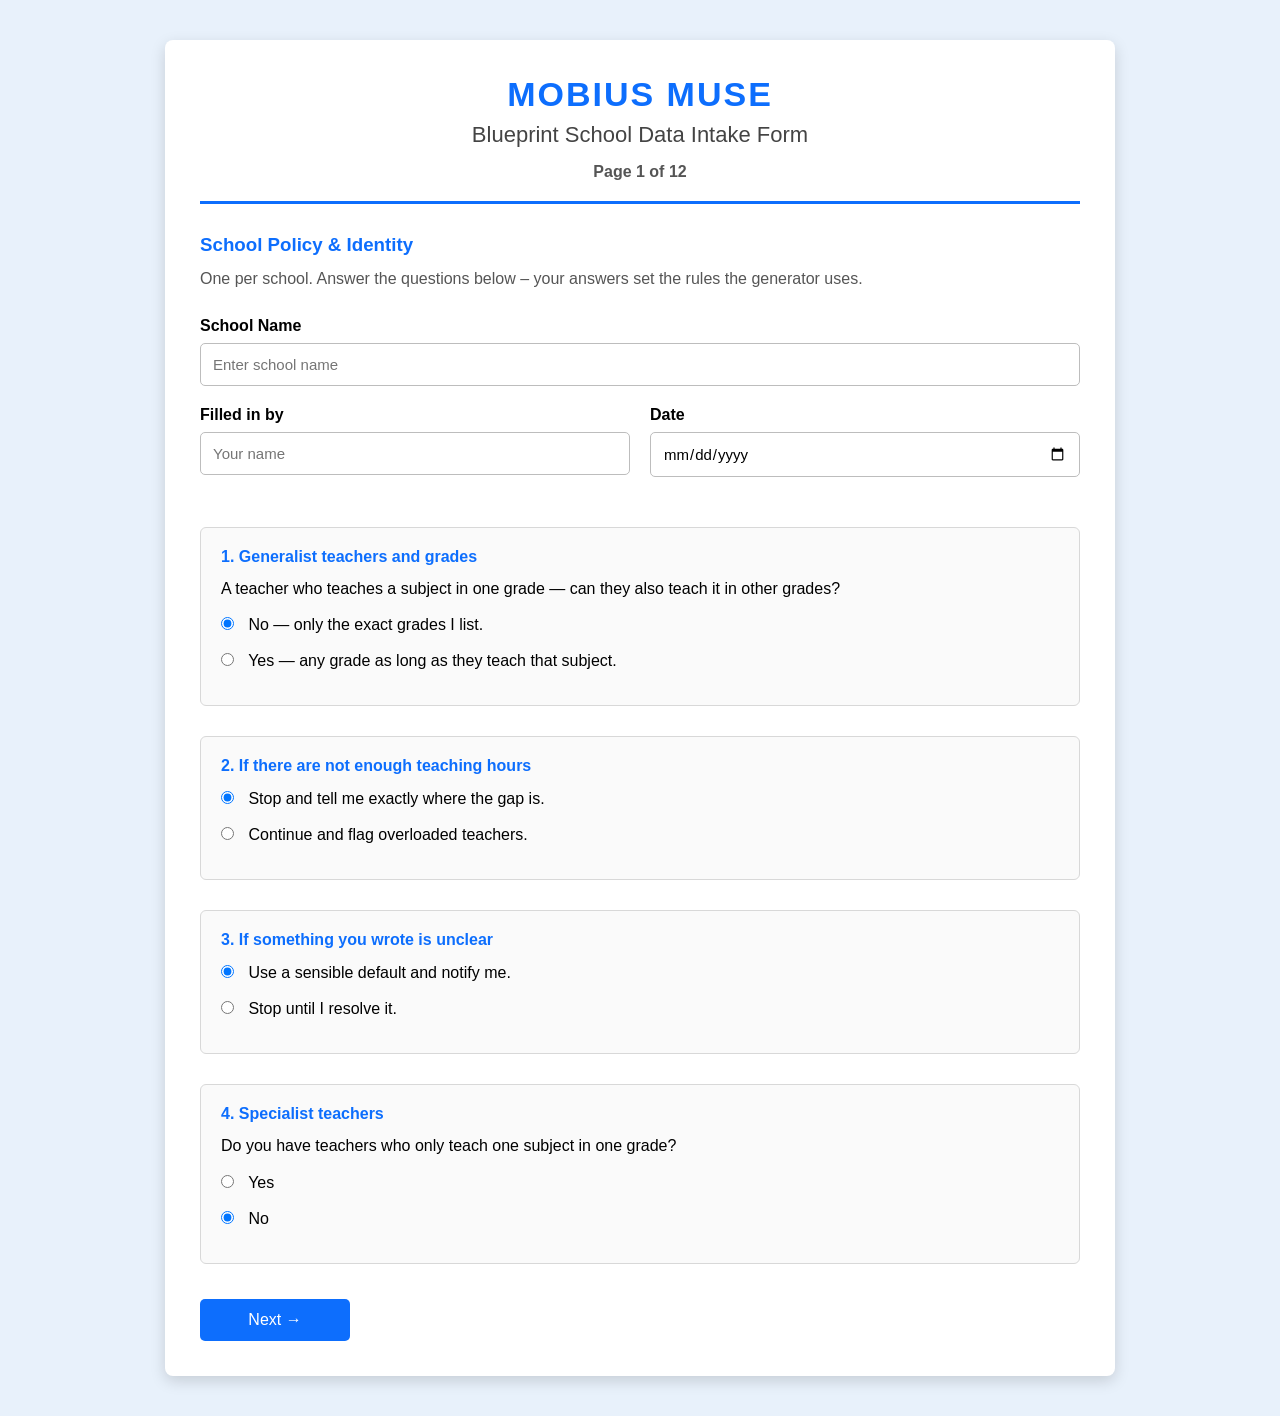
<file: index.html>
<!DOCTYPE html>
<html lang="en">
<head>
    <meta charset="UTF-8">
    <meta name="viewport" content="width=device-width, initial-scale=1.0">

    <title>MOBIUS MUSE | School Policy & Identity</title>

    <link rel="stylesheet" href="style.css">
</head>
<body>

<div class="container">

    <header>

        <h1>MOBIUS MUSE</h1>

        <h2>Blueprint School Data Intake Form</h2>

        <div class="page-number">
            Page 1 of 12
        </div>

    </header>

    <section class="section-title">
        <h3>School Policy & Identity</h3>
        <p>
            One per school. Answer the questions below – your answers set
            the rules the generator uses.
        </p>
    </section>

    <form id="pageOneForm">

        <!-- School Name -->

        <div class="form-group">

            <label>School Name</label>

            <input
                type="text"
                id="schoolName"
                placeholder="Enter school name"
                required>

        </div>

        <!-- Filled By -->

        <div class="row">

            <div class="form-group">

                <label>Filled in by</label>

                <input
                    type="text"
                    id="filledBy"
                    placeholder="Your name">

            </div>

            <div class="form-group">

                <label>Date</label>

                <input
                    type="date"
                    id="date">

            </div>

        </div>

        <!-- Question 1 -->

        <div class="question">

            <h4>
                1. Generalist teachers and grades
            </h4>

            <p>
                A teacher who teaches a subject in one grade —
                can they also teach it in other grades?
            </p>

            <label>
                <input
                    type="radio"
                    name="gradeScope"
                    value="explicit_only"
                    checked>

                No — only the exact grades I list.
            </label>

            <label>
                <input
                    type="radio"
                    name="gradeScope"
                    value="any_grade">

                Yes — any grade as long as they teach that subject.
            </label>

        </div>

        <!-- Question 2 -->

        <div class="question">

            <h4>
                2. If there are not enough teaching hours
            </h4>

            <label>

                <input
                    type="radio"
                    name="overload"
                    value="block"
                    checked>

                Stop and tell me exactly where the gap is.

            </label>

            <label>

                <input
                    type="radio"
                    name="overload"
                    value="allow">

                Continue and flag overloaded teachers.

            </label>

        </div>

        <!-- Question 3 -->

        <div class="question">

            <h4>
                3. If something you wrote is unclear
            </h4>

            <label>

                <input
                    type="radio"
                    name="ambiguous"
                    value="warn"
                    checked>

                Use a sensible default and notify me.

            </label>

            <label>

                <input
                    type="radio"
                    name="ambiguous"
                    value="stop">

                Stop until I resolve it.

            </label>

        </div>

        <!-- Question 4 -->

        <div class="question">

            <h4>
                4. Specialist teachers
            </h4>

            <p>
                Do you have teachers who only teach one subject
                in one grade?
            </p>

            <label>

                <input
                    type="radio"
                    name="specialist"
                    value="yes">

                Yes

            </label>

            <label>

                <input
                    type="radio"
                    name="specialist"
                    value="no"
                    checked>

                No

            </label>

        </div>

        <!-- Buttons -->

        <div class="buttons">

            <button
                type="button"
                id="nextBtn">

                Next →

            </button>

        </div>

    </form>

</div>

<script src="script.js"></script>

</body>
</html>
</file>
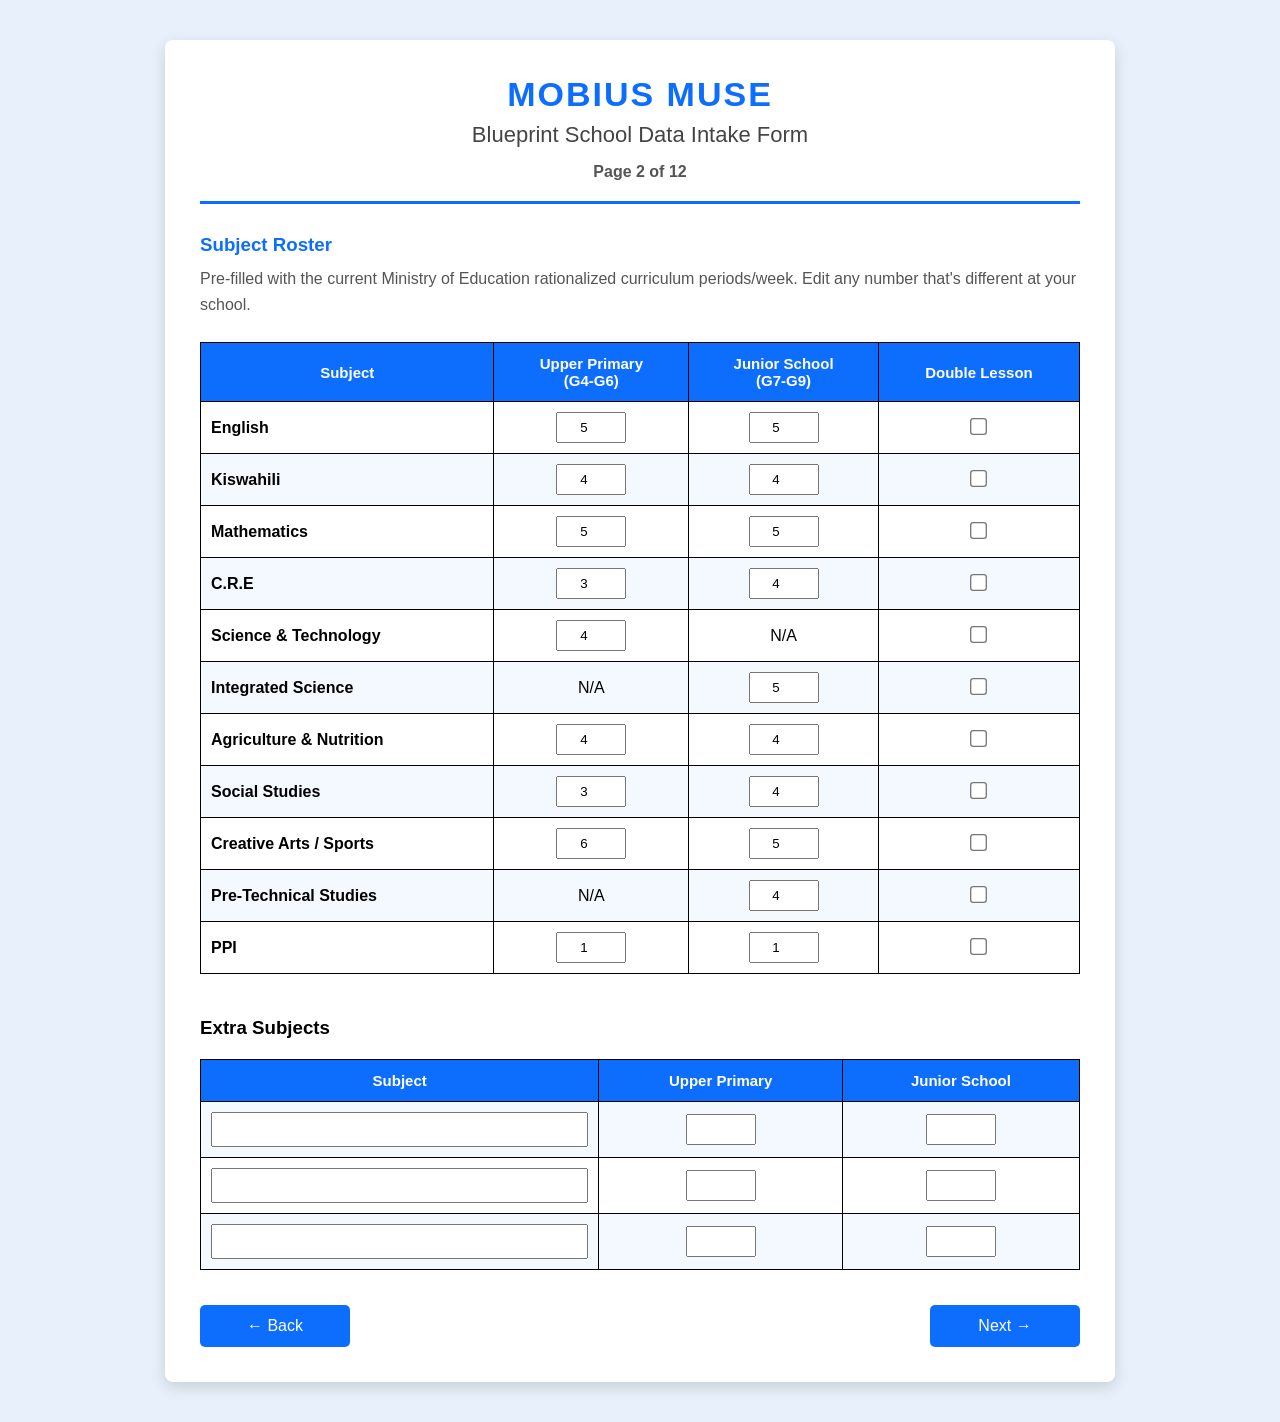
<file: page2.html>
<!DOCTYPE html>
<html lang="en">
<head>
    <meta charset="UTF-8">
    <meta name="viewport" content="width=device-width, initial-scale=1.0">
    <title>Subject Roster</title>

    <link rel="stylesheet" href="style.css">
</head>
<body>

<div class="container">

<header>

    <h1>MOBIUS MUSE</h1>

    <h2>Blueprint School Data Intake Form</h2>

    <div class="page-number">
        Page 2 of 12
    </div>

</header>

<section class="section-title">

<h3>Subject Roster</h3>

<p>
Pre-filled with the current Ministry of Education
rationalized curriculum periods/week.
Edit any number that's different at your school.
</p>

</section>

<form id="pageTwoForm">

<table class="subject-table">

<thead>

<tr>

<th>Subject</th>

<th>Upper Primary<br>(G4-G6)</th>

<th>Junior School<br>(G7-G9)</th>

<th>Double Lesson</th>

</tr>

</thead>

<tbody>

<tr>
<td>English</td>
<td><input type="number" id="engUp" value="5"></td>
<td><input type="number" id="engJs" value="5"></td>
<td><input type="checkbox" id="engDouble"></td>
</tr>

<tr>
<td>Kiswahili</td>
<td><input type="number" id="kisUp" value="4"></td>
<td><input type="number" id="kisJs" value="4"></td>
<td><input type="checkbox" id="kisDouble"></td>
</tr>

<tr>
<td>Mathematics</td>
<td><input type="number" id="mathUp" value="5"></td>
<td><input type="number" id="mathJs" value="5"></td>
<td><input type="checkbox" id="mathDouble"></td>
</tr>

<tr>
<td>C.R.E</td>
<td><input type="number" id="creUp" value="3"></td>
<td><input type="number" id="creJs" value="4"></td>
<td><input type="checkbox" id="creDouble"></td>
</tr>

<tr>
<td>Science & Technology</td>
<td><input type="number" id="sciUp" value="4"></td>
<td>N/A</td>
<td><input type="checkbox" id="sciDouble"></td>
</tr>

<tr>
<td>Integrated Science</td>
<td>N/A</td>
<td><input type="number" id="intSciJs" value="5"></td>
<td><input type="checkbox" id="intDouble"></td>
</tr>

<tr>
<td>Agriculture & Nutrition</td>
<td><input type="number" id="agrUp" value="4"></td>
<td><input type="number" id="agrJs" value="4"></td>
<td><input type="checkbox" id="agrDouble"></td>
</tr>

<tr>
<td>Social Studies</td>
<td><input type="number" id="sstUp" value="3"></td>
<td><input type="number" id="sstJs" value="4"></td>
<td><input type="checkbox" id="sstDouble"></td>
</tr>

<tr>
<td>Creative Arts / Sports</td>
<td><input type="number" id="casUp" value="6"></td>
<td><input type="number" id="casJs" value="5"></td>
<td><input type="checkbox" id="casDouble"></td>
</tr>

<tr>
<td>Pre-Technical Studies</td>
<td>N/A</td>
<td><input type="number" id="preJs" value="4"></td>
<td><input type="checkbox" id="preDouble"></td>
</tr>

<tr>
<td>PPI</td>
<td><input type="number" id="ppiUp" value="1"></td>
<td><input type="number" id="ppiJs" value="1"></td>
<td><input type="checkbox" id="ppiDouble"></td>
</tr>

</tbody>

</table>

<br>

<h3>Extra Subjects</h3>

<table class="subject-table">

<tr>

<th>Subject</th>

<th>Upper Primary</th>

<th>Junior School</th>

</tr>

<tr>

<td><input type="text" id="extra1"></td>

<td><input type="number" id="extra1Up"></td>

<td><input type="number" id="extra1Js"></td>

</tr>

<tr>

<td><input type="text" id="extra2"></td>

<td><input type="number" id="extra2Up"></td>

<td><input type="number" id="extra2Js"></td>

</tr>

<tr>

<td><input type="text" id="extra3"></td>

<td><input type="number" id="extra3Up"></td>

<td><input type="number" id="extra3Js"></td>

</tr>

</table>

<div class="buttons">

<button type="button" id="backBtn">

← Back

</button>

<button type="button" id="nextPage2">

Next →

</button>

</div>

</form>

</div>

<script src="script.js"></script>

</body>
  </html>
</file>
<file: style.css>
/* ==========================
   GENERAL
========================== */

*{
    margin:0;
    padding:0;
    box-sizing:border-box;
    font-family:Arial, Helvetica, sans-serif;
}

body{
    background:#e8f1fb;
    padding:40px 15px;
}

.container{

    max-width:950px;

    margin:auto;

    background:#fff;

    padding:35px;

    border-radius:8px;

    box-shadow:0 5px 15px rgba(0,0,0,.15);

}

/* ==========================
   HEADER
========================== */

header{

    text-align:center;

    border-bottom:3px solid #0d6efd;

    padding-bottom:20px;

    margin-bottom:30px;

}

header h1{

    color:#0d6efd;

    font-size:34px;

    letter-spacing:2px;

}

header h2{

    margin-top:8px;

    color:#444;

    font-size:22px;

    font-weight:500;

}

.page-number{

    margin-top:15px;

    font-weight:bold;

    color:#555;

}

/* ==========================
   SECTION TITLE
========================== */

.section-title{

    margin-bottom:25px;

}

.section-title h3{

    color:#0d6efd;

    margin-bottom:10px;

}

.section-title p{

    color:#555;

    line-height:1.6;

}

/* ==========================
   FORM
========================== */

.form-group{

    margin-bottom:20px;

}

.form-group label{

    display:block;

    margin-bottom:8px;

    font-weight:bold;

}

.form-group input{

    width:100%;

    padding:12px;

    border:1px solid #bdbdbd;

    border-radius:5px;

    font-size:15px;

}

.row{

    display:flex;

    gap:20px;

}

.row .form-group{

    flex:1;

}

/* ==========================
   QUESTIONS
========================== */

.question{

    margin-top:30px;

    padding:20px;

    border:1px solid #d8d8d8;

    border-radius:6px;

    background:#fafafa;

}

.question h4{

    color:#0d6efd;

    margin-bottom:10px;

}

.question p{

    margin-bottom:12px;

    line-height:1.6;

}

.question label{

    display:block;

    margin:12px 0;

    cursor:pointer;

    line-height:1.5;

}

.question input[type="radio"]{

    margin-right:10px;

}

/* ==========================
   BUTTONS
========================== */

.buttons{

    margin-top:35px;

    display:flex;

    justify-content:flex-end;

}

button{

    background:#0d6efd;

    color:#fff;

    border:none;

    padding:12px 30px;

    border-radius:5px;

    font-size:16px;

    cursor:pointer;

    transition:.3s;

}

button:hover{

    background:#084298;

}

/* ==========================
   RESPONSIVE
========================== */

@media(max-width:768px){

.row{

    flex-direction:column;

}

.container{

    padding:20px;

}

header h1{

    font-size:28px;

}

header h2{

    font-size:18px;

}

button{

    width:100%;

}

}

/* =====================================
   SUBJECT TABLE
===================================== */

.subject-table{

    width:100%;

    border-collapse:collapse;

    margin-top:20px;

    margin-bottom:25px;

}

.subject-table th{

    background:#0d6efd;

    color:white;

    border:1px solid #000;

    padding:12px;

    text-align:center;

    font-size:15px;

}

.subject-table td{

    border:1px solid #000;

    padding:10px;

    text-align:center;

}

.subject-table td:first-child{

    text-align:left;

    font-weight:600;

}

.subject-table input[type="number"]{

    width:70px;

    text-align:center;

    padding:6px;

}

.subject-table input[type="text"]{

    width:100%;

    padding:8px;

}

.subject-table input[type="checkbox"]{

    transform:scale(1.3);

    cursor:pointer;

}

.subject-table tbody tr:nth-child(even){

    background:#f4f8ff;

}

.subject-table tbody tr:hover{

    background:#e6f0ff;

}


/* =====================================
   BUTTONS
===================================== */

.buttons{

    display:flex;

    justify-content:space-between;

    margin-top:35px;

}

.buttons button{

    min-width:150px;

}


/* =====================================
   MOBILE RESPONSIVE
===================================== */

@media(max-width:768px){

.subject-table{

    display:block;

    overflow-x:auto;

}

.subject-table input[type="number"]{

    width:60px;

}

.buttons{

    flex-direction:column;

    gap:15px;

}

.buttons button{

    width:100%;

}

}
</file>
